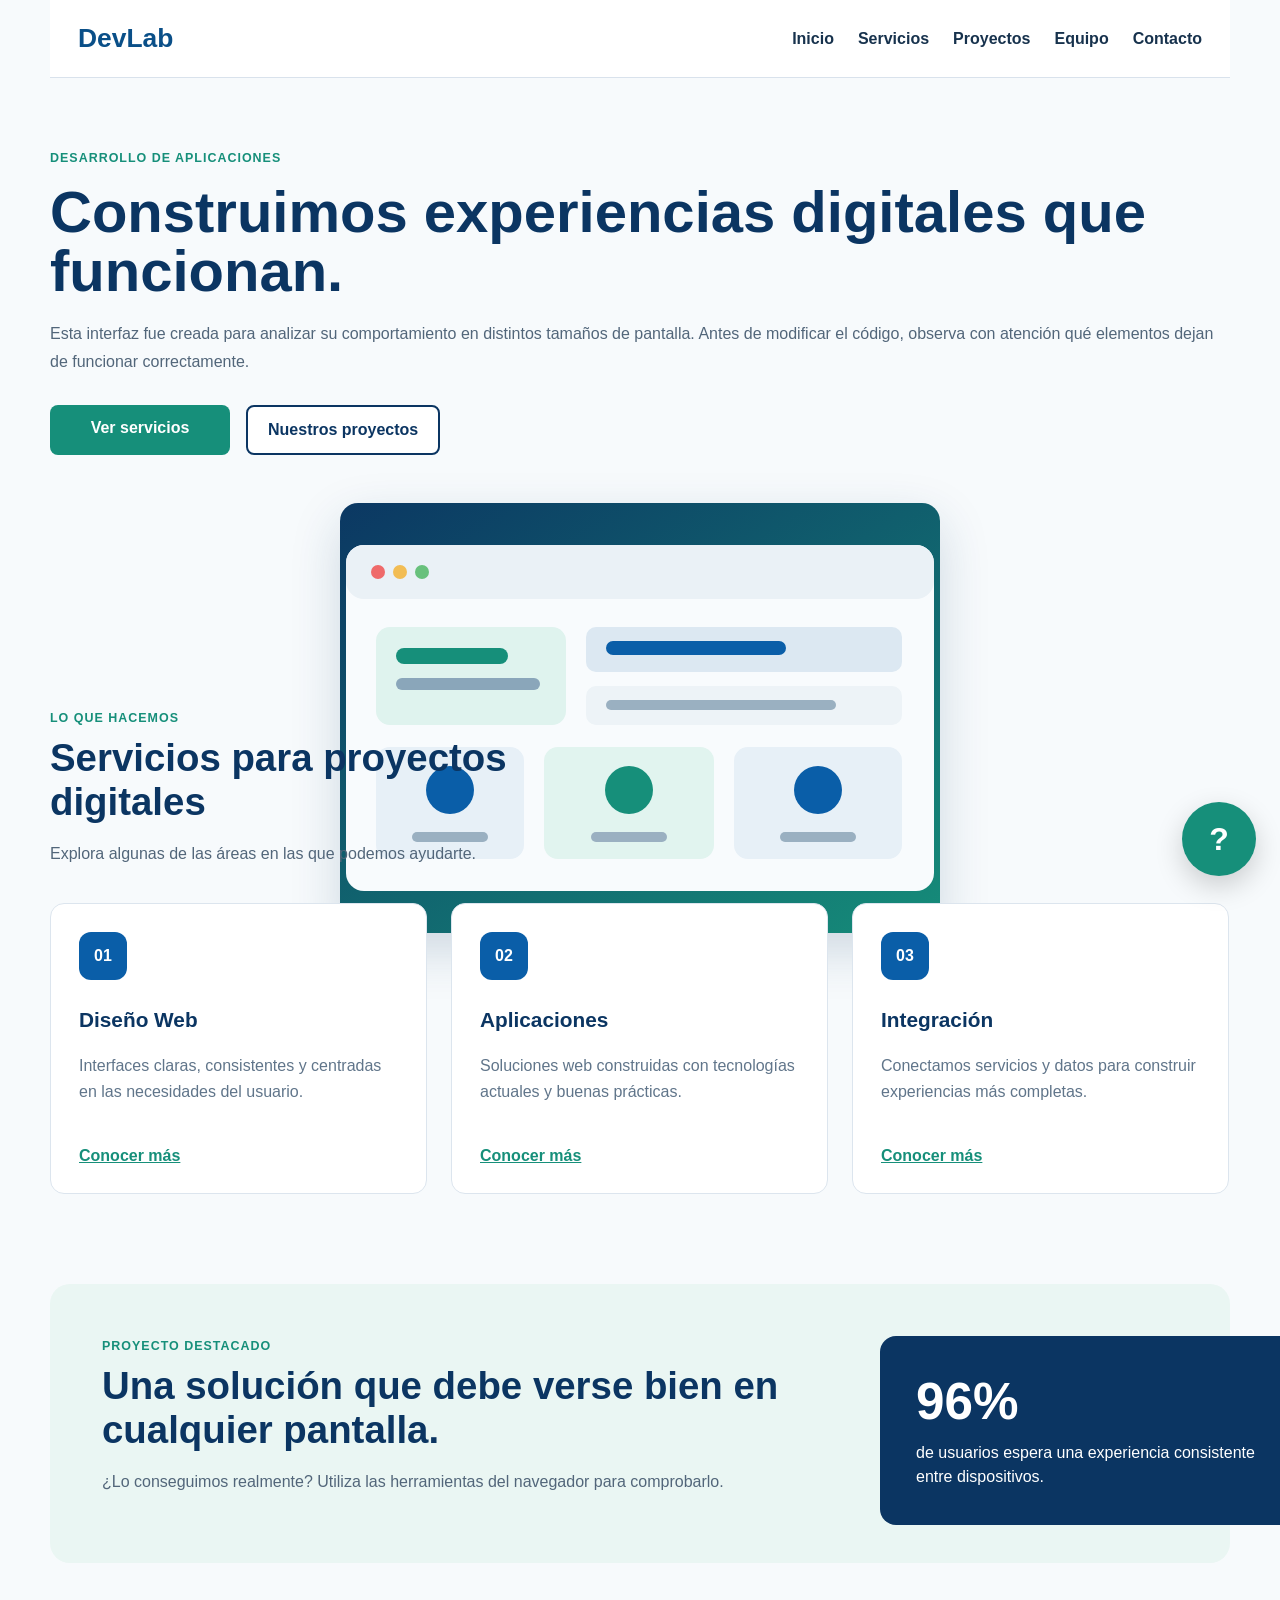
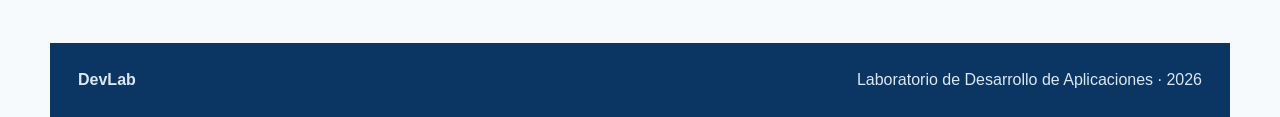
<file: ACTIVIDADES/Experiencia02/index.html>
<!DOCTYPE html>
<html lang="es">
<head>
  <meta charset="UTF-8">
  <meta name="viewport" content="width=device-width, initial-scale=1.0">
  <title>DevLab | Experiencia 01</title>
  <link rel="stylesheet" href="styles.css">
</head>
<body>

  <header class="header">
    <a class="logo" href="#">DevLab</a>

    <nav class="nav" aria-label="Navegación principal">
      <a href="#inicio">Inicio</a>
      <a href="#servicios">Servicios</a>
      <a href="#proyectos">Proyectos</a>
      <a href="#equipo">Equipo</a>
      <a href="#contacto">Contacto</a>
    </nav>
  </header>

  <main>
    <section class="hero" id="inicio">
      <div class="hero__texto">
        <span class="etiqueta">DESARROLLO DE APLICACIONES</span>
        <h1>Construimos experiencias digitales que funcionan.</h1>
        <p>
          Esta interfaz fue creada para analizar su comportamiento en distintos
          tamaños de pantalla. Antes de modificar el código, observa con atención
          qué elementos dejan de funcionar correctamente.
        </p>

        <div class="acciones">
          <a class="boton boton--principal" href="#servicios">Ver servicios</a>
          <a class="boton boton--secundario" href="#proyectos">Nuestros proyectos</a>
        </div>
      </div>

      <div class="hero__imagen">
        <img src="assets/dashboard.svg"
             alt="Ilustración de un panel de aplicación web">
      </div>
    </section>

    <section class="servicios" id="servicios">
      <div class="seccion-titulo">
        <span>LO QUE HACEMOS</span>
        <h2>Servicios para proyectos digitales</h2>
        <p>Explora algunas de las áreas en las que podemos ayudarte.</p>
      </div>

      <div class="tarjetas">
        <article class="tarjeta">
          <div class="tarjeta__icono">01</div>
          <h3>Diseño Web</h3>
          <p>Interfaces claras, consistentes y centradas en las necesidades del usuario.</p>
          <a href="#">Conocer más</a>
        </article>

        <article class="tarjeta">
          <div class="tarjeta__icono">02</div>
          <h3>Aplicaciones</h3>
          <p>Soluciones web construidas con tecnologías actuales y buenas prácticas.</p>
          <a href="#">Conocer más</a>
        </article>

        <article class="tarjeta">
          <div class="tarjeta__icono">03</div>
          <h3>Integración</h3>
          <p>Conectamos servicios y datos para construir experiencias más completas.</p>
          <a href="#">Conocer más</a>
        </article>
      </div>
    </section>

    <section class="proyectos" id="proyectos">
      <div>
        <span class="etiqueta">PROYECTO DESTACADO</span>
        <h2>Una solución que debe verse bien en cualquier pantalla.</h2>
        <p>
          ¿Lo conseguimos realmente? Utiliza las herramientas del navegador
          para comprobarlo.
        </p>
      </div>

      <aside class="dato">
        <strong>96%</strong>
        <span>de usuarios espera una experiencia consistente entre dispositivos.</span>
      </aside>
    </section>
  </main>

  <button class="ayuda" type="button" aria-label="Abrir ayuda">?</button>

  <footer class="footer" id="contacto">
    <strong>DevLab</strong>
    <span>Laboratorio de Desarrollo de Aplicaciones · 2026</span>
  </footer>

</body>
</html>
</file>
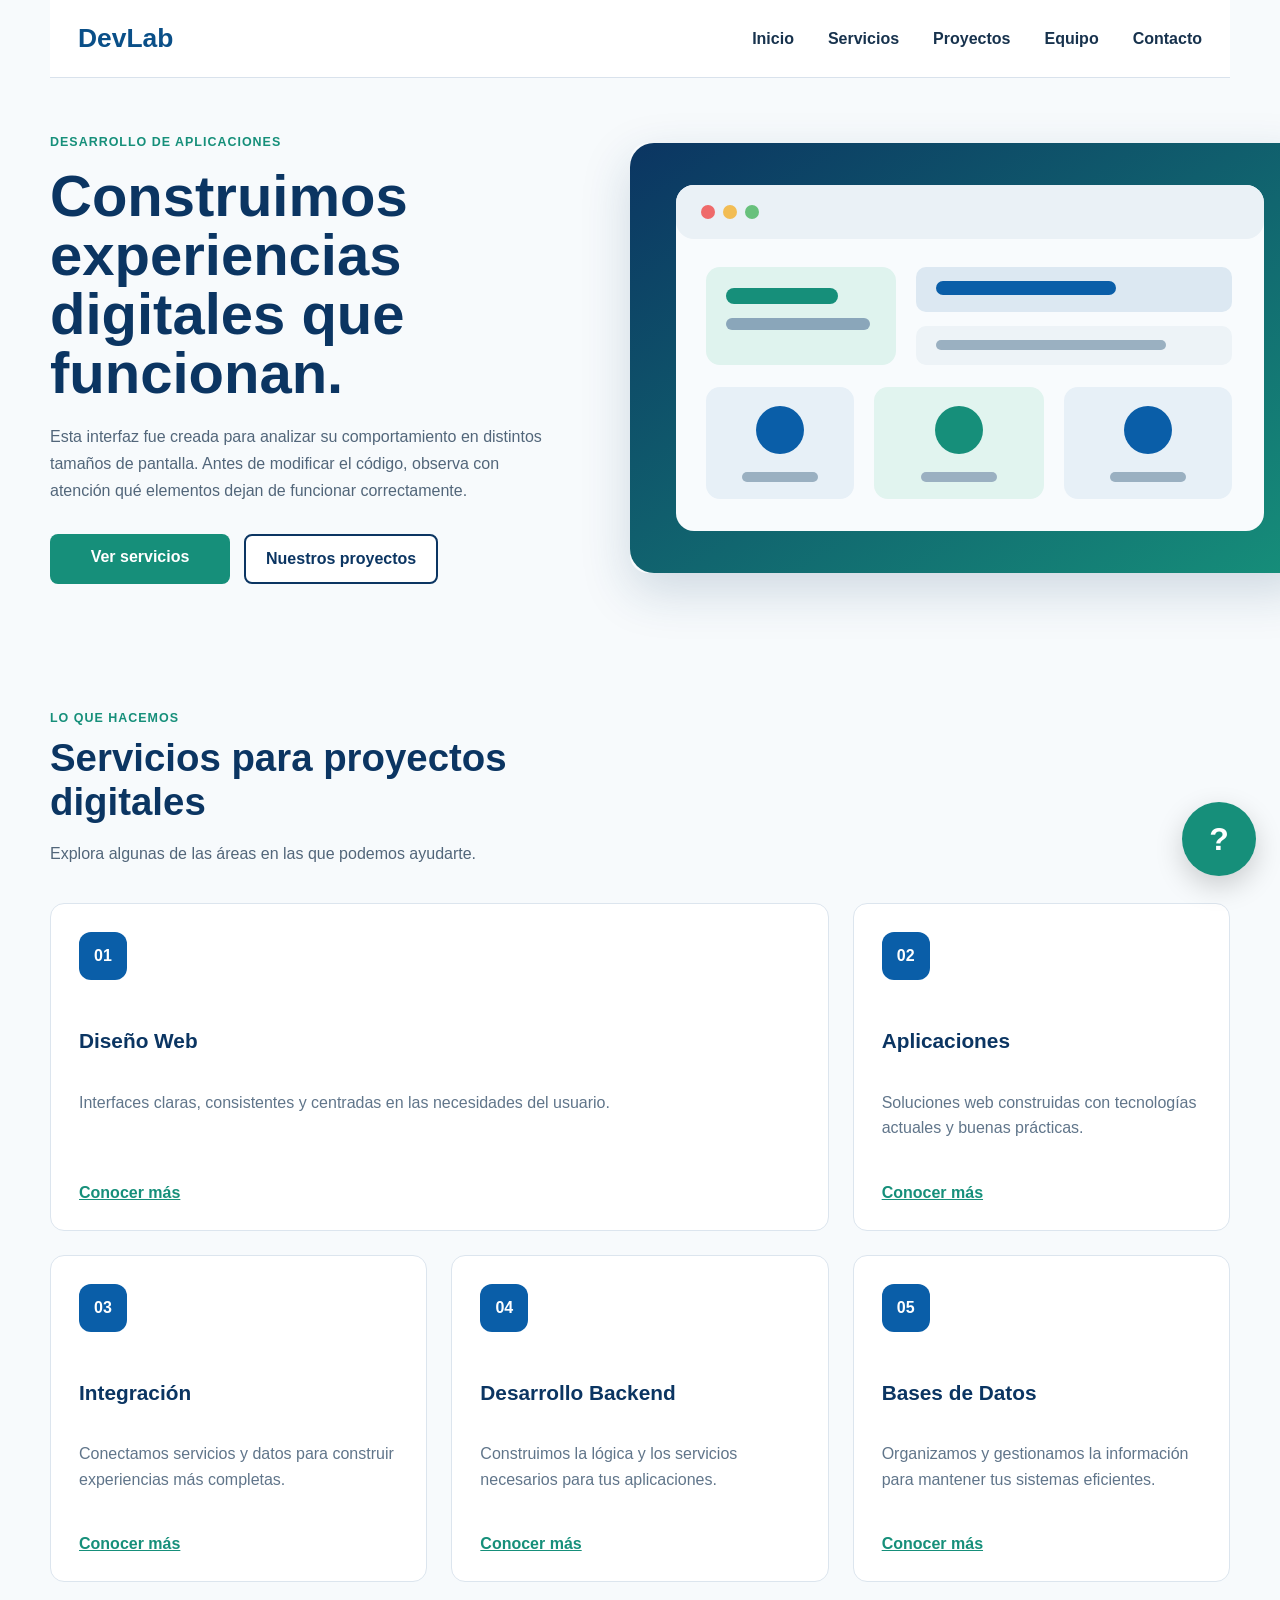
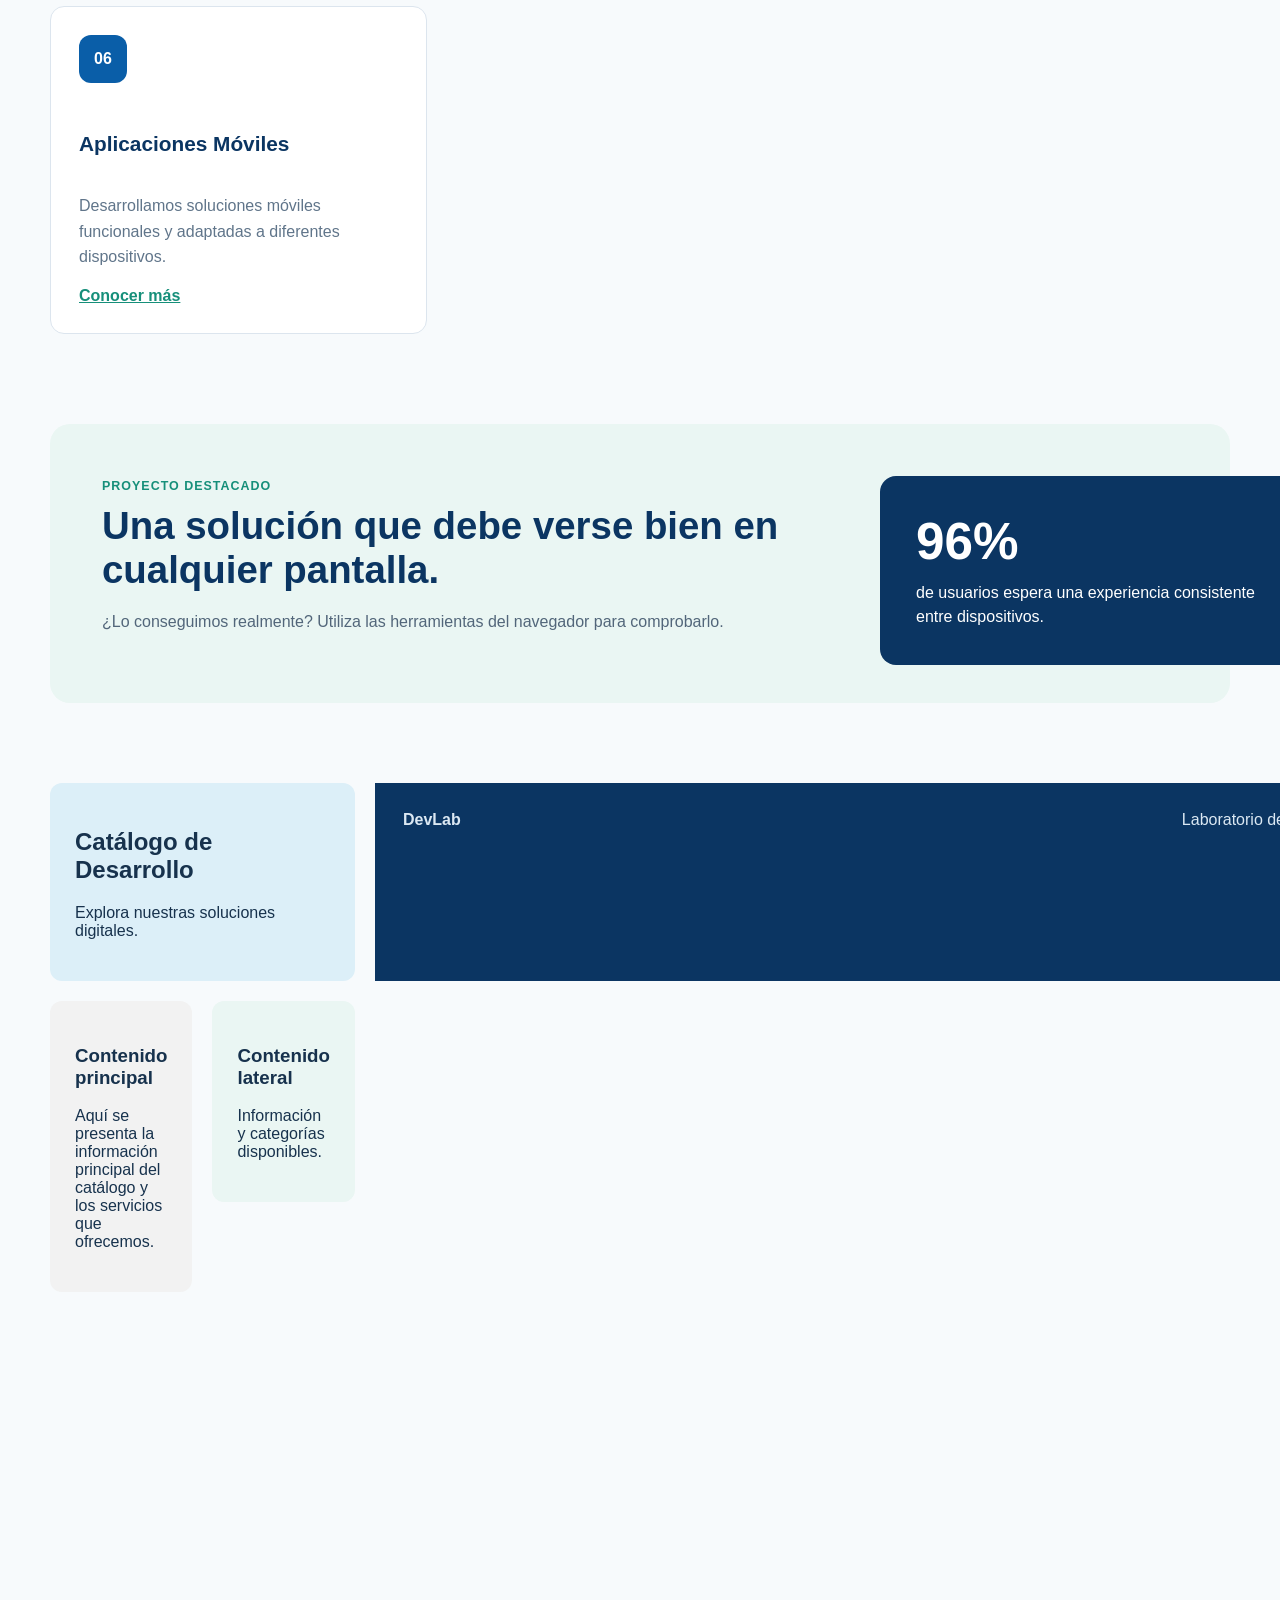
<file: ACTIVIDADES/Experiencia_01_P03 - Experiencia 3/index.html>
<!DOCTYPE html>
<html lang="es">
<head>
  <meta charset="UTF-8">
  <meta name="viewport" content="width=device-width, initial-scale=1.0">
  <title>DevLab | Experiencia 01</title>
  <link rel="stylesheet" href="styles.css">
</head>
<body>

  <header class="header">
    <a class="logo" href="#">DevLab</a>

    <nav class="nav" aria-label="Navegación principal">
      <a href="#inicio">Inicio</a>
      <a href="#servicios">Servicios</a>
      <a href="#proyectos">Proyectos</a>
      <a href="#equipo">Equipo</a>
      <a href="#contacto">Contacto</a>
    </nav>
  </header>

  <main>
    <section class="hero" id="inicio">
      <div class="hero__texto">
        <span class="etiqueta">DESARROLLO DE APLICACIONES</span>
        <h1>Construimos experiencias digitales que funcionan.</h1>
        <p>
          Esta interfaz fue creada para analizar su comportamiento en distintos
          tamaños de pantalla. Antes de modificar el código, observa con atención
          qué elementos dejan de funcionar correctamente.
        </p>

        <div class="acciones">
          <a class="boton boton--principal" href="#servicios">Ver servicios</a>
          <a class="boton boton--secundario" href="#proyectos">Nuestros proyectos</a>
        </div>
      </div>

      <div class="hero__imagen">
        <img src="assets/dashboard.svg"
             alt="Ilustración de un panel de aplicación web">
      </div>
    </section>

    <section class="servicios" id="servicios">
      <div class="seccion-titulo">
        <span>LO QUE HACEMOS</span>
        <h2>Servicios para proyectos digitales</h2>
        <p>Explora algunas de las áreas en las que podemos ayudarte.</p>
      </div>

      <div class="tarjetas">
        <article class="tarjeta tarjeta--destacada">
          <div class="tarjeta__icono">01</div>
          <h3>Diseño Web</h3>
          <p>Interfaces claras, consistentes y centradas en las necesidades del usuario.</p>
          <a href="#">Conocer más</a>
        </article>

        <article class="tarjeta">
          <div class="tarjeta__icono">02</div>
          <h3>Aplicaciones</h3>
          <p>Soluciones web construidas con tecnologías actuales y buenas prácticas.</p>
          <a href="#">Conocer más</a>
        </article>

        <article class="tarjeta">
          <div class="tarjeta__icono">03</div>
          <h3>Integración</h3>
          <p>Conectamos servicios y datos para construir experiencias más completas.</p>
          <a href="#">Conocer más</a>
        </article>
                <article class="tarjeta">
          <div class="tarjeta__icono">04</div>
          <h3>Desarrollo Backend</h3>
          <p>Construimos la lógica y los servicios necesarios para tus aplicaciones.</p>
          <a href="#">Conocer más</a>
        </article>

        <article class="tarjeta">
          <div class="tarjeta__icono">05</div>
          <h3>Bases de Datos</h3>
          <p>Organizamos y gestionamos la información para mantener tus sistemas eficientes.</p>
          <a href="#">Conocer más</a>
        </article>

        <article class="tarjeta">
          <div class="tarjeta__icono">06</div>
          <h3>Aplicaciones Móviles</h3>
          <p>Desarrollamos soluciones móviles funcionales y adaptadas a diferentes dispositivos.</p>
          <a href="#">Conocer más</a>
        </article>
      </div>
    </section>

    <section class="proyectos" id="proyectos">
      <div>
        <span class="etiqueta">PROYECTO DESTACADO</span>
        <h2>Una solución que debe verse bien en cualquier pantalla.</h2>
        <p>
          ¿Lo conseguimos realmente? Utiliza las herramientas del navegador
          para comprobarlo.
        </p>
      </div>

      <aside class="dato">
        <strong>96%</strong>
        <span>de usuarios espera una experiencia consistente entre dispositivos.</span>
      </aside>
    </section>
  </main>
    <section class="layout-grid">

      <header class="layout-header">
        <h2>Catálogo de Desarrollo</h2>
        <p>Explora nuestras soluciones digitales.</p>
      </header>

      <aside class="layout-aside">
        <h3>Contenido lateral</h3>
        <p>Información y categorías disponibles.</p>
      </aside>

      <main class="layout-main">
        <h3>Contenido principal</h3>
        <p>
          Aquí se presenta la información principal del catálogo
          y los servicios que ofrecemos.
        </p>
      </main>

      <section class="layout-extra">
        <h3>Información adicional</h3>
        <p>Datos complementarios sobre nuestros servicios.</p>
      </section>


    
  <button class="ayuda" type="button" aria-label="Abrir ayuda">?</button>

  <footer class="footer" id="contacto">
    <strong>DevLab</strong>
    <span>Laboratorio de Desarrollo de Aplicaciones · 2026</span>
  </footer>

</body>
</html>
</file>
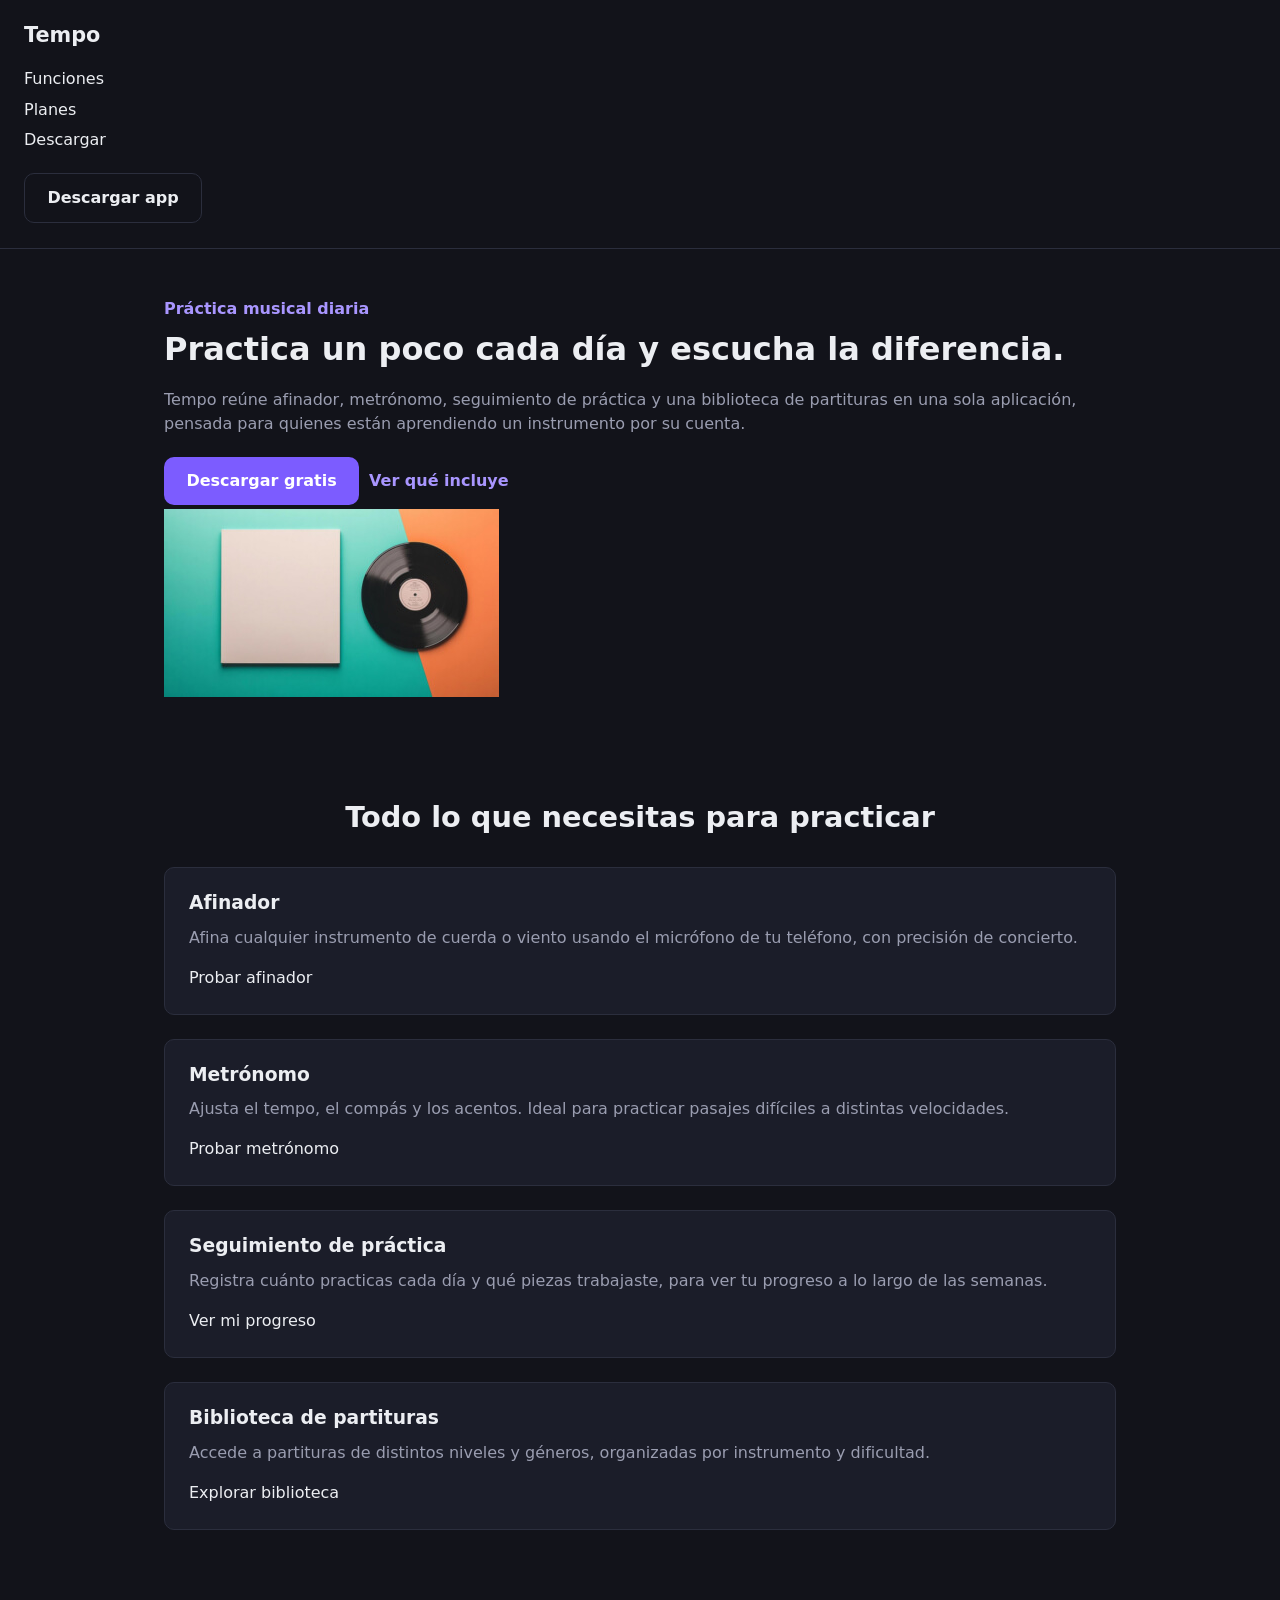
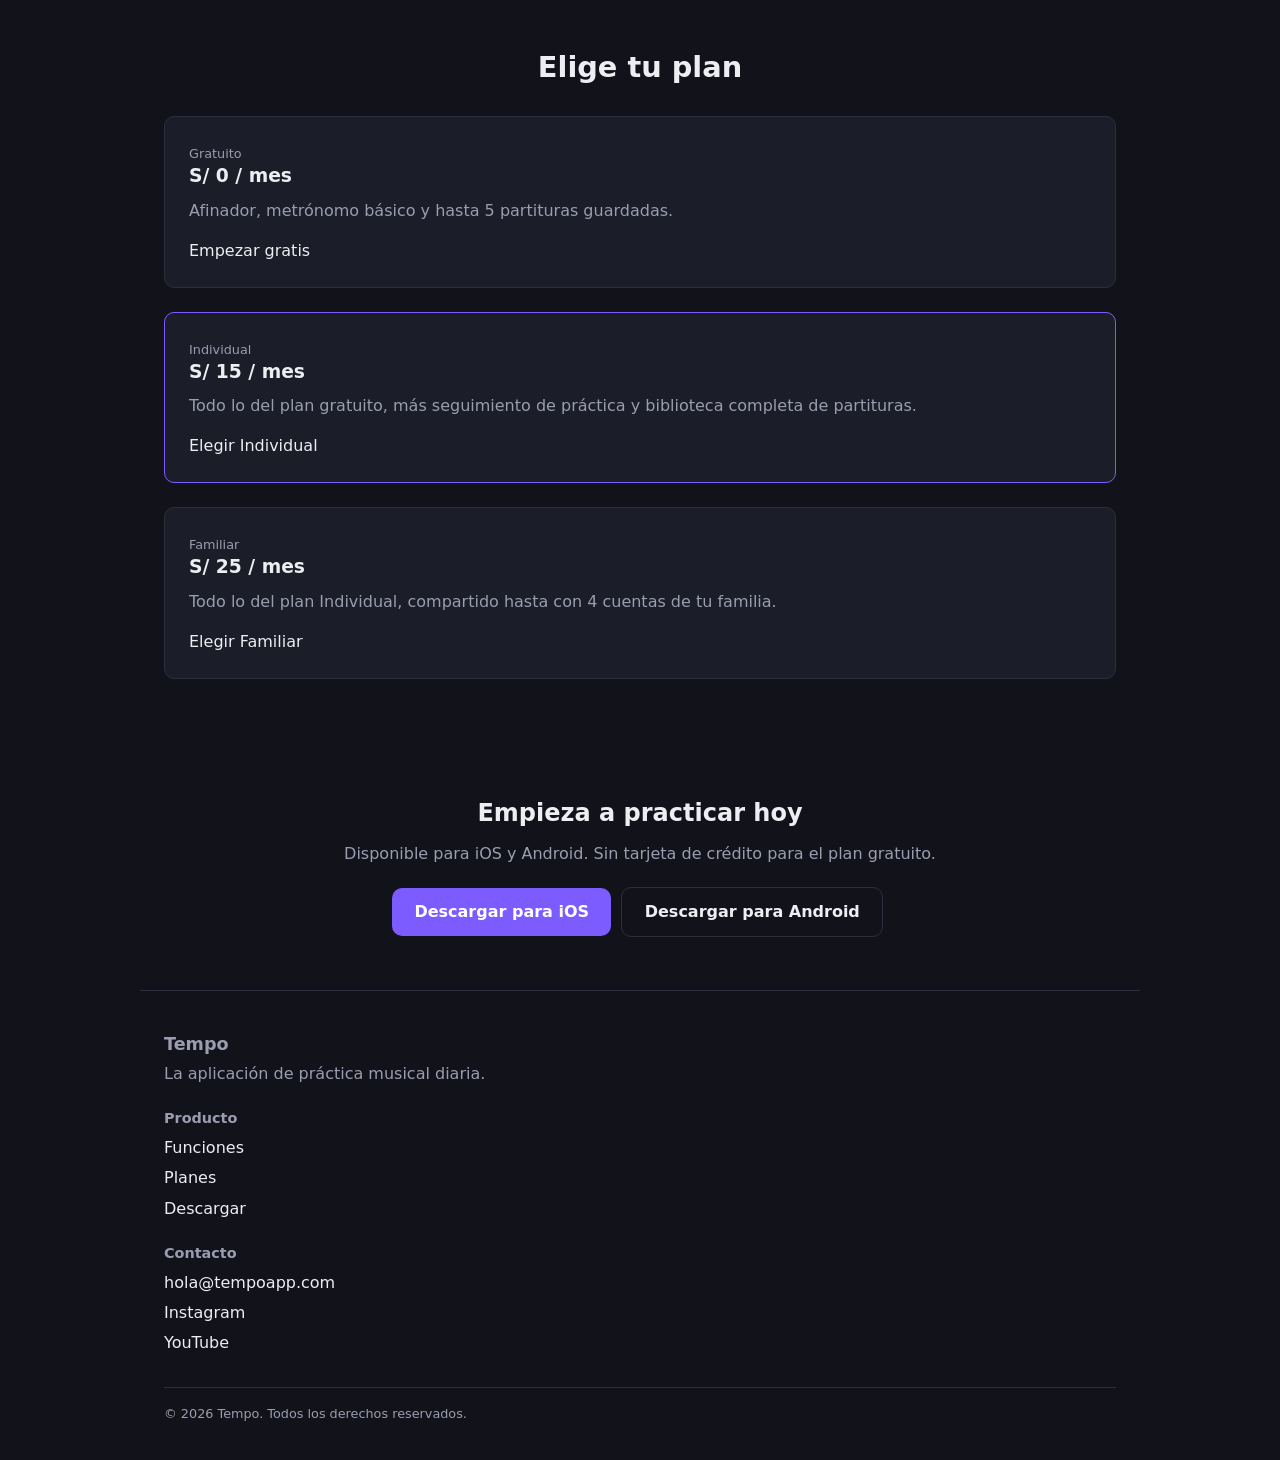
<file: EJERCICIOS/reto-p03 -A,B,C/index.html>
<!DOCTYPE html>
<html lang="es">
<head>
  <meta charset="UTF-8">
  <meta name="viewport" content="width=device-width, initial-scale=1.0">
  <title>Tempo — Practica música todos los días</title>
  <meta name="description" content="Tempo es la aplicación para músicos que quieren practicar de mejor manera: afinador, metrónomo, seguimiento de práctica y partituras.">
  <link rel="stylesheet" href="styles.css">
</head>
<body>

  <header class="header">
    <a href="#inicio" class="header__marca">Tempo</a>

    <nav class="nav" aria-label="Navegación principal">
      <ul class="nav__lista">
        <li><a href="#funciones">Funciones</a></li>
        <li><a href="#planes">Planes</a></li>
        <li><a href="#descargar">Descargar</a></li>
      </ul>
    </nav>

    <a href="#descargar" class="btn btn--fantasma">Descargar app</a>
  </header>

  <main>

    <section class="hero" id="inicio">
      <div class="hero__contenido">
        <p class="hero__kicker">Práctica musical diaria</p>
        <h1 class="hero__titulo">Practica un poco cada día y escucha la diferencia.</h1>
        <p class="hero__texto">
          Tempo reúne afinador, metrónomo, seguimiento de práctica y una biblioteca de partituras
          en una sola aplicación, pensada para quienes están aprendiendo un instrumento por su cuenta.
        </p>
        <div class="hero__acciones">
          <a href="#descargar" class="btn btn--primario">Descargar gratis</a>
          <a href="#funciones" class="btn btn--enlace">Ver qué incluye</a>
        </div>
      </div>

      <div class="hero__grafico" aria-hidden="true">
        <img src="assets/Portada.jpg" alt="Persona practicando guitarra mientras usa la app Tempo">
          <rect x="10"  y="70" width="14" height="40" class="onda"/>
          <rect x="34"  y="40" width="14" height="100" class="onda"/>
          <rect x="58"  y="90" width="14" height="30" class="onda"/>
          <rect x="82"  y="20" width="14" height="130" class="onda"/>
          <rect x="106" y="60" width="14" height="50" class="onda"/>
          <rect x="130" y="10" width="14" height="150" class="onda"/>
          <rect x="154" y="80" width="14" height="20" class="onda"/>
          <rect x="178" y="35" width="14" height="110" class="onda"/>
          <rect x="202" y="65" width="14" height="45" class="onda"/>
          <rect x="226" y="15" width="14" height="140" class="onda"/>
          <rect x="250" y="75" width="14" height="30" class="onda"/>
          <rect x="274" y="45" width="14" height="90" class="onda"/>
        </svg>
      </div>
    </section>

    <section class="funciones" id="funciones">
      <h2 class="titulo-seccion">Todo lo que necesitas para practicar</h2>

      <div class="tarjetas tarjetas--funciones">

        <article class="tarjeta">
          <h3>Afinador</h3>
          <p>Afina cualquier instrumento de cuerda o viento usando el micrófono de tu teléfono, con precisión de concierto.</p>
          <a href="#" class="tarjeta__enlace">Probar afinador</a>
        </article>

        <article class="tarjeta">
          <h3>Metrónomo</h3>
          <p>Ajusta el tempo, el compás y los acentos. Ideal para practicar pasajes difíciles a distintas velocidades.</p>
          <a href="#" class="tarjeta__enlace">Probar metrónomo</a>
        </article>

        <article class="tarjeta">
          <h3>Seguimiento de práctica</h3>
          <p>Registra cuánto practicas cada día y qué piezas trabajaste, para ver tu progreso a lo largo de las semanas.</p>
          <a href="#" class="tarjeta__enlace">Ver mi progreso</a>
        </article>

        <article class="tarjeta">
          <h3>Biblioteca de partituras</h3>
          <p>Accede a partituras de distintos niveles y géneros, organizadas por instrumento y dificultad.</p>
          <a href="#" class="tarjeta__enlace">Explorar biblioteca</a>
        </article>

      </div>
    </section>

    <section class="planes" id="planes">
      <h2 class="titulo-seccion">Elige tu plan</h2>

      <div class="tarjetas tarjetas--planes">

        <article class="tarjeta tarjeta--plan">
          <span class="tarjeta__etiqueta">Gratuito</span>
          <h3>S/ 0 / mes</h3>
          <p>Afinador, metrónomo básico y hasta 5 partituras guardadas.</p>
          <a href="#" class="tarjeta__enlace">Empezar gratis</a>
        </article>

        <article class="tarjeta tarjeta--plan tarjeta--destacada">
          <span class="tarjeta__etiqueta">Individual</span>
          <h3>S/ 15 / mes</h3>
          <p>Todo lo del plan gratuito, más seguimiento de práctica y biblioteca completa de partituras.</p>
          <a href="#" class="tarjeta__enlace">Elegir Individual</a>
        </article>

        <article class="tarjeta tarjeta--plan">
          <span class="tarjeta__etiqueta">Familiar</span>
          <h3>S/ 25 / mes</h3>
          <p>Todo lo del plan Individual, compartido hasta con 4 cuentas de tu familia.</p>
          <a href="#" class="tarjeta__enlace">Elegir Familiar</a>
        </article>

      </div>
    </section>

    <section class="cta" id="descargar">
      <h2>Empieza a practicar hoy</h2>
      <p>Disponible para iOS y Android. Sin tarjeta de crédito para el plan gratuito.</p>
      <div class="cta__acciones">
        <a href="#" class="btn btn--primario">Descargar para iOS</a>
        <a href="#" class="btn btn--fantasma">Descargar para Android</a>
      </div>
    </section>

  </main>

  <footer class="footer">
    <div class="footer__marca">
      <p class="footer__logo">Tempo</p>
      <p class="footer__descripcion">La aplicación de práctica musical diaria.</p>
    </div>

    <div class="footer__columna">
      <h3>Producto</h3>
      <a href="#funciones">Funciones</a>
      <a href="#planes">Planes</a>
      <a href="#descargar">Descargar</a>
    </div>

    <div class="footer__columna">
      <h3>Contacto</h3>
      <a href="Empawalon@gamil.com">hola@tempoapp.com</a>
      <a href="#">Instagram</a>
      <a href="#">YouTube</a>
    </div>

    <p class="footer__legal">© 2026 Tempo. Todos los derechos reservados.</p>
  </footer>

</body>
</html>
</file>
<file: ACTIVIDADES/Experiencia02/styles.css>
/* =========================================================
   EXPERIENCIA DE PRÁCTICA N.° 01
   ¿POR QUÉ SE ROMPE MI INTERFAZ?

   IMPORTANTE:
   Este archivo contiene decisiones de diseño intencionalmente
   problemáticas. No las corrijas antes de realizar el análisis.
   ========================================================= */

* {
  box-sizing: border-box;
}

html {
  scroll-behavior: smooth;
}

body {
  margin: 0;
  font-family: Arial, Helvetica, sans-serif;
  color: #17324d;
  background: #f7fafc;
}

.header {
  width: 1180px;
  height: 78px;
  margin: 0 auto;
  padding: 0 28px;

  display: flex;
  align-items: center;
  justify-content: space-between;

  background: #ffffff;
  border-bottom: 1px solid #d9e2ec;
}

.logo {
  color: #0a4f88;
  font-size: 1.65rem;
  font-weight: 800;
  text-decoration: none;
}

.nav {
  display: flex;
  gap: 1.5rem;
  flex-wrap: wrap;
  white-space: nowrap;
}

.nav a {
  color: #17324d;
  font-weight: 700;
  text-decoration: none;
}

.nav a:hover {
  color: #168f7a;
}

/* HERO */
.hero {
  flex-direction: column;
}


.hero {
  width: 1180px;
  height: 560px;
  margin: 0 auto;
  padding: 70px 0;

  display: flex;
  align-items: center;
  gap: 3rem;
}

.hero__imagen img {
  max-width: 100%;
  height: auto;
  object-fit: cover;
  display: block;
  border-radius: 18px;
  box-shadow: 0 18px 50px rgba(24, 68, 108, 0.18);
  max-width: 100%;
height: auto;
}

.etiqueta,
.seccion-titulo > span {
  color: #168f7a;
  font-size: 0.78rem;
  font-weight: 800;
  letter-spacing: 0.08em;
}

.hero h1 {
  margin: 16px 0 20px;
  font-size: 58px;
  line-height: 1.02;
  color: #0b3562;
}

.hero p,
.seccion-titulo p,
.proyectos p {
  line-height: 1.7;
  color: #52667a;
}

.acciones {
  margin-top: 30px;
  display: flex;
  gap: 1rem;
  flex-wrap: wrap;
}

.boton {
  min-width: 180px;
  padding: 14px 20px;
  text-align: center;
  text-decoration: none;
  font-weight: 800;
  border-radius: 8px;
}

.boton--principal {
  color: white;
  background: #168f7a;
}

.boton--secundario {
  color: #0b3562;
  background: white;
  border: 2px solid #0b3562;
}

/* Imagen deliberadamente rígida */
.hero__imagen {
  width: 600px;
}

.hero__imagen img {
  width: 680px;
  height: 430px;
  object-fit: cover;
  display: block;
  border-radius: 18px;
  box-shadow: 0 18px 50px rgba(24, 68, 108, 0.18);
}

/* SERVICIOS */
.servicios {
  width: 1180px;
  margin: 0 auto;
  padding: 70px 0 90px;
}

.seccion-titulo {
  width: 620px;
  margin-bottom: 36px;
}

.seccion-titulo h2,
.proyectos h2 {
  margin: 10px 0 12px;
  font-size: 2.4rem;
  color: #0b3562;
}

.tarjetas {
  display: flex;
  gap: 24px;
}

.tarjeta {
  width: 377px;
  min-height: 280px;
  padding: 28px;
  background: white;
  border: 1px solid #dce5ee;
  border-radius: 14px;
}

.tarjeta__icono {
  width: 48px;
  height: 48px;
  display: grid;
  place-items: center;
  margin-bottom: 28px;
  color: white;
  font-weight: 800;
  background: #0a5ea8;
  border-radius: 12px;
}

.tarjeta h3 {
  font-size: 1.3rem;
  color: #0b3562;
}

.tarjeta p {
  min-height: 78px;
  line-height: 1.6;
  color: #60758a;
}

.tarjeta a {
  color: #168f7a;
  font-weight: 800;
}

/* PROYECTO */
.proyectos {
  position: relative;
  width: 1180px;
  min-height: 270px;
  margin: 0 auto 80px;
  padding: 52px 430px 52px 52px;
  background: #eaf6f3;
  border-radius: 20px;
}

.dato {
  position: absolute;
  top: 52px;
  right: -70px;
  width: 420px;
  padding: 36px;
  color: white;
  background: #0b3562;
  border-radius: 16px;
}

.dato strong {
  display: block;
  margin-bottom: 10px;
  font-size: 3.2rem;
}

.dato span {
  line-height: 1.5;
}

/* Botón fijo deliberadamente grande */
.ayuda {
  position: fixed;
  right: 24px;
  bottom: 24px;
  z-index: 10;
  width: 74px;
  height: 74px;
  color: white;
  font-size: 2rem;
  font-weight: 900;
  background: #168f7a;
  border: 0;
  border-radius: 50%;
  box-shadow: 0 10px 28px rgba(0, 0, 0, 0.18);
}

/* FOOTER */
.footer {
  width: 1180px;
  margin: 0 auto;
  padding: 28px;
  display: flex;
  justify-content: space-between;
  color: #dbe8f3;
  background: #0b3562;
}

/*
  NO HAY MEDIA QUERIES INTENCIONALMENTE.

  Antes de modificar este archivo:
  1. Prueba diferentes anchos.
  2. Registra los problemas.
  3. Identifica su posible causa.
  4. Propón una solución.
*/
</file>
<file: ACTIVIDADES/Experiencia_01_P03 - Experiencia 3/styles.css>
/* =========================================================
   EXPERIENCIA DE PRÁCTICA N.° 01
   ¿POR QUÉ SE ROMPE MI INTERFAZ?

   IMPORTANTE:
   Este archivo contiene decisiones de diseño intencionalmente
   problemáticas. No las corrijas antes de realizar el análisis.
   ========================================================= */

* {
  box-sizing: border-box;
}

html {
  scroll-behavior: smooth;
}

body {
  margin: 0;
  font-family: Arial, Helvetica, sans-serif;
  color: #17324d;
  background: #f7fafc;
}

/* HEADER */
.header {
  width: 1180px;
  height: 78px;
  margin: 0 auto;
  padding: 0 28px;

  display: flex;
  align-items: center;
  justify-content: space-between;

  background: #ffffff;
  border-bottom: 1px solid #d9e2ec;
}

.logo {
  color: #0a4f88;
  font-size: 1.65rem;
  font-weight: 800;
  text-decoration: none;
}

.nav {
  display: flex;
  gap: 34px;
  white-space: nowrap;
}

.nav a {
  color: #17324d;
  font-weight: 700;
  text-decoration: none;
}

.nav a:hover {
  color: #168f7a;
}

/* HERO */
.hero {
  width: 1180px;
  height: 560px;
  margin: 0 auto;
  padding: 70px 0;

  display: flex;
  align-items: center;
  gap: 70px;
}

.hero__texto {
  width: 510px;
}

.etiqueta,
.seccion-titulo > span {
  color: #168f7a;
  font-size: 0.78rem;
  font-weight: 800;
  letter-spacing: 0.08em;
}

.hero h1 {
  margin: 16px 0 20px;
  font-size: 58px;
  line-height: 1.02;
  color: #0b3562;
}

.hero p,
.seccion-titulo p,
.proyectos p {
  line-height: 1.7;
  color: #52667a;
}

.acciones {
  margin-top: 30px;
  display: flex;
  gap: 14px;
}

.boton {
  min-width: 180px;
  padding: 14px 20px;
  text-align: center;
  text-decoration: none;
  font-weight: 800;
  border-radius: 8px;
}

.boton--principal {
  color: white;
  background: #168f7a;
}

.boton--secundario {
  color: #0b3562;
  background: white;
  border: 2px solid #0b3562;
}

/* Imagen deliberadamente rígida */
.hero__imagen {
  width: 600px;
}

.hero__imagen img {
  width: 680px;
  height: 430px;
  object-fit: cover;
  display: block;
  border-radius: 18px;
  box-shadow: 0 18px 50px rgba(24, 68, 108, 0.18);
}

/* SERVICIOS */
.servicios {
  width: 1180px;
  margin: 0 auto;
  padding: 70px 0 90px;
}

.seccion-titulo {
  width: 620px;
  margin-bottom: 36px;
}

.seccion-titulo h2,
.proyectos h2 {
  margin: 10px 0 12px;
  font-size: 2.4rem;
  color: #0b3562;
}

.tarjetas {
  display: grid;
  grid-template-columns: repeat(auto-fit, minmax(300px, 1fr));
  gap: 24px;
}

.tarjeta {
  display: flex;
  flex-direction: column;
  min-height: 280px;
  padding: 28px;
  background: white;
  border: 1px solid #dce5ee;
  border-radius: 14px;
}

.tarjeta--destacada {
   grid-column: 1 / 3; 
}
.tarjeta__icono {
  width: 48px;
  height: 48px;
  display: grid;
  place-items: center;
  margin-bottom: 28px;
  color: white;
  font-weight: 800;
  background: #0a5ea8;
  border-radius: 12px;
}

.tarjeta h3 {
  font-size: 1.3rem;
  color: #0b3562;
}

.tarjeta p {
  min-height: 78px;
  line-height: 1.6;
  color: #60758a;
}

.tarjeta a {
  color: #168f7a;
  font-weight: 800;
}

/* PROYECTO */
.proyectos {
  position: relative;
  width: 1180px;
  min-height: 270px;
  margin: 0 auto 80px;
  padding: 52px 430px 52px 52px;
  background: #eaf6f3;
  border-radius: 20px;
}

.dato {
  position: absolute;
  top: 52px;
  right: -70px;
  width: 420px;
  padding: 36px;
  color: white;
  background: #0b3562;
  border-radius: 16px;
}

.dato strong {
  display: block;
  margin-bottom: 10px;
  font-size: 3.2rem;
}

.dato span {
  line-height: 1.5;
}

/* Botón fijo deliberadamente grande */
.ayuda {
  position: fixed;
  right: 24px;
  bottom: 24px;
  z-index: 10;
  width: 74px;
  height: 74px;
  color: white;
  font-size: 2rem;
  font-weight: 900;
  background: #168f7a;
  border: 0;
  border-radius: 50%;
  box-shadow: 0 10px 28px rgba(0, 0, 0, 0.18);
}

/* FOOTER */
.footer {
  width: 1180px;
  margin: 0 auto;
  padding: 28px;
  display: flex;
  justify-content: space-between;
  color: #dbe8f3;
  background: #0b3562;
}

.layout-grid {
  display: grid;

  grid-template-areas:
    "header header"
    "main aside"
    "main estra"
    "footer footer";

  grid-template-columns: 1fr 2fr;
  gap: 20px;
}
.layout-header {
  grid-area: header;
}

.layout-aside {
  grid-area: aside;
}

.layout-main {
  grid-area: main;
}

.layout-extra {
  grid-area: extra;
}

.layout-footer {
  grid-area: footer;
}
.layout-grid {
  width: 1180px;
  margin: 60px auto;
}

.layout-header,
.layout-aside,
.layout-main,
.layout-extra,
.layout-footer {
  padding: 25px;
  border-radius: 12px;
}

.layout-header {
  background: #dceff8;
}

.layout-aside {
  background: #eaf6f3;
}

.layout-main {
  background: #f2f2f2;
}

.layout-extra {
  background: #fff3d6;
}

.layout-footer {
  background: #80878f;
  color: white;
}
/*
  NO HAY MEDIA QUERIES INTENCIONALMENTE.

  Antes de modificar este archivo:
  1. Prueba diferentes anchos.
  2. Registra los problemas.
  3. Identifica su posible causa.
  4. Propón una solución.
*/
</file>
<file: EJERCICIOS/reto-p03 -A,B,C/styles.css>
:root {
  --bg: #12131a;
  --superficie: #1b1d29;
  --texto: #eceef2;
  --texto-suave: #9a9db0;
  --acento: #7c5cff;
  --acento-suave: #a996ff;
  --linea: #2b2e3d;

  --radio: 10px;
}

* {
  box-sizing: border-box;
}

body {
  margin: 0;
  background: var(--bg);
  color: var(--texto);
  font-family: system-ui, "Segoe UI", sans-serif;
  line-height: 1.5;
}

h1, h2, h3 {
  line-height: 1.2;
  margin: 0 0 0.6em;
}

p {
  margin: 0 0 1em;
  color: var(--texto-suave);
}

a {
  color: inherit;
  text-decoration: none;
}

svg {
  max-width: 100%;
  height: auto;
  display: block;
}

section {
  padding: 3rem 1.5rem;
  max-width: 1000px;
  margin: 0 auto;
}

.titulo-seccion {
  font-size: 1.8rem;
  text-align: center;
  margin-bottom: 2rem;
}

.btn {
  display: inline-block;
  padding: 0.75rem 1.4rem;
  border-radius: var(--radio);
  font-weight: 600;
  margin: 0.3rem 0.3rem 0.3rem 0;
}

.btn--primario {
  background: var(--acento);
  color: #ffffff;
}

.btn--fantasma {
  border: 1px solid var(--linea);
}

.btn--enlace {
  padding: 0.75rem 0;
  color: var(--acento-suave);
}



.header {
  padding: 1.25rem 1.5rem;
  border-bottom: 1px solid var(--linea);
}

.header__marca {
  font-weight: 700;
  font-size: 1.3rem;
}

.nav__lista {
  list-style: none;
  margin: 1rem 0;
  padding: 0;
}

.nav__lista li {
  margin-bottom: 0.4rem;
}

.hero__kicker {
  color: var(--acento-suave);
  font-weight: 600;
  margin-bottom: 0.6rem;
}

.hero__titulo {
  font-size: 2rem;
}

.onda {
  fill: var(--acento);
}

.tarjeta {
  background: var(--superficie);
  border: 1px solid var(--linea);
  border-radius: var(--radio);
  padding: 1.5rem;
  margin-bottom: 1.5rem;
}

.tarjeta__etiqueta {
  font-size: 0.8rem;
  color: var(--texto-suave);
}

.tarjeta--destacada {
  border-color: var(--acento);
}


.cta {
  text-align: center;
}


.footer {
  border-top: 1px solid var(--linea);
  padding: 2.5rem 1.5rem 1.5rem;
  max-width: 1000px;
  margin: 0 auto;
}

.footer__logo {
  font-weight: 700;
  font-size: 1.1rem;
  margin-bottom: 0.3rem;
}

.footer__columna {
  margin-top: 1.5rem;
}

.footer__columna h3 {
  font-size: 0.9rem;
  color: var(--texto-suave);
}

.footer__columna a {
  display: block;
  margin-bottom: 0.4rem;
}

.footer__legal {
  margin-top: 2rem;
  font-size: 0.8rem;
  border-top: 1px solid var(--linea);
  padding-top: 1rem;
}
</file>
